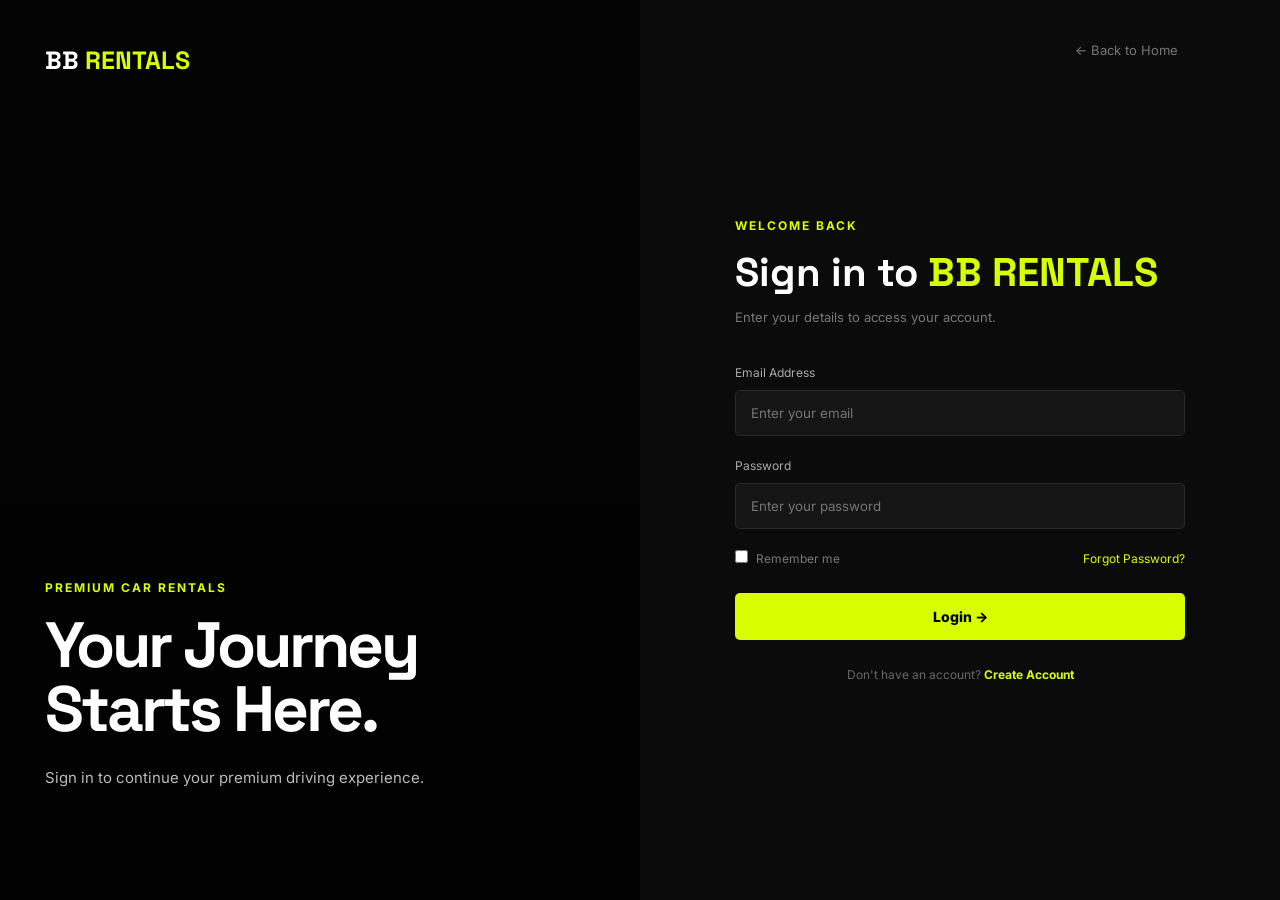
<file: login.html>
<!DOCTYPE html>
<html lang="en">

<head>

    <meta charset="UTF-8">
    <meta name="viewport" content="width=device-width, initial-scale=1.0">

    <title>BB RENTALS - Login</title>

    <link rel="stylesheet" href="style.css">

    <link rel="preconnect" href="https://fonts.googleapis.com">
    <link rel="preconnect" href="https://fonts.gstatic.com" crossorigin>

    <link href="https://fonts.googleapis.com/css2?family=Inter:wght@400;500;600;700;800&family=Space+Grotesk:wght@400;500;600;700&display=swap" rel="stylesheet">

</head>

<body>


<div class="login-page">


    <!-- LEFT SIDE -->

    <div class="login-left">

        <a href="index.html" class="login-logo">
            BB <span>RENTALS</span>
        </a>

        <div class="login-left-content">

            <p class="eyebrow">
                PREMIUM CAR RENTALS
            </p>

            <h1>
                Your Journey
                <br>
                Starts Here.
            </h1>

            <p>
                Sign in to continue your premium
                driving experience.
            </p>

        </div>

    </div>


    <!-- RIGHT SIDE -->

    <div class="login-right">

        <a href="index.html" class="back-home">
            ← Back to Home
        </a>


        <div class="login-form-container">

            <p class="eyebrow">
                WELCOME BACK
            </p>

            <h2>
                Sign in to
                <span>BB RENTALS</span>
            </h2>

            <p class="login-description">
                Enter your details to access your account.
            </p>


            <form action="index.html">

                <div class="form-group">

                    <label for="email">
                        Email Address
                    </label>

                    <input
                        type="email"
                        id="email"
                        placeholder="Enter your email"
                        required
                    >

                </div>


                <div class="form-group">

                    <label for="password">
                        Password
                    </label>

                    <input
                        type="password"
                        id="password"
                        placeholder="Enter your password"
                        required
                    >

                </div>


                <div class="login-options">

                    <label class="remember">

                        <input type="checkbox">

                        Remember me

                    </label>


                    <a href="#">
                        Forgot Password?
                    </a>

                </div>


                <button type="submit" class="login-submit">
                    Login →
                </button>

            </form>


            <p class="create-account">

                Don't have an account?

                <a href="#">
                    Create Account
                </a>

            </p>

        </div>

    </div>

</div>

</body>
</html>
</file>
<file: style.css>
/* =========================
   GLOBAL
========================= */

* {
    margin: 0;
    padding: 0;
    box-sizing: border-box;
}

html {
    scroll-behavior: smooth;
}

body {
    font-family: "Inter", sans-serif;
    background: #080808;
    color: #ffffff;
    line-height: 1.6;
}

a {
    text-decoration: none;
    color: inherit;
}

img {
    width: 100%;
    display: block;
}

button,
input {
    font-family: inherit;
}


/* =========================
   VARIABLES
========================= */

:root {
    --lime: #d7ff00;
    --black: #080808;
    --dark: #101010;
    --card: #151515;
    --gray: #a0a0a0;
    --border: rgba(255,255,255,0.10);
}


/* =========================
   NAVBAR
========================= */

.navbar {
    width: 100%;
    position: absolute;
    top: 0;
    left: 0;
    z-index: 100;
    padding: 25px 5%;
}

.nav-container {
    max-width: 1250px;
    margin: auto;

    display: flex;
    align-items: center;
    justify-content: space-between;
}

.logo {
    font-family: "Space Grotesk", sans-serif;
    font-size: 25px;
    font-weight: 800;
    letter-spacing: -1px;
}

.logo span {
    color: var(--lime);
}

.nav-links {
    display: flex;
    align-items: center;
    gap: 35px;
}

.nav-links a {
    color: #bdbdbd;
    font-size: 14px;
    font-weight: 500;
    transition: 0.3s;
}

.nav-links a:hover,
.nav-links a.active {
    color: #ffffff;
}

.login-btn {
    padding: 11px 22px;
    border: 1px solid rgba(255,255,255,0.25);
    border-radius: 30px;
    font-size: 14px;
    transition: 0.3s;
}

.login-btn:hover {
    background: var(--lime);
    color: #000;
    border-color: var(--lime);
}


/* =========================
   HERO
========================= */

.hero {
    min-height: 760px;
    position: relative;

    display: flex;
    align-items: center;

    background-image: url("https://images.unsplash.com/photo-1492144534655-ae79c964c9d7?auto=format&fit=crop&w=2000&q=85");
    background-size: cover;
    background-position: center;
}

.hero-overlay {
    position: absolute;
    inset: 0;

    background:
        linear-gradient(
            90deg,
            rgba(0,0,0,0.90),
            rgba(0,0,0,0.55),
            rgba(0,0,0,0.20)
        );
}

.hero-content {
    position: relative;
    z-index: 2;

    max-width: 1250px;
    width: 90%;
    margin: auto;

    padding-top: 70px;
}

.eyebrow {
    color: var(--lime);
    font-size: 12px;
    font-weight: 700;
    letter-spacing: 2px;
    margin-bottom: 16px;
}

.hero h1 {
    max-width: 800px;

    font-family: "Space Grotesk", sans-serif;

    font-size: clamp(50px, 7vw, 92px);
    line-height: 0.98;

    letter-spacing: -4px;

    margin-bottom: 25px;
}

.hero h1 span {
    color: var(--lime);
}

.hero-text {
    max-width: 550px;
    color: #c5c5c5;
    font-size: 17px;
    margin-bottom: 35px;
}

.hero-buttons {
    display: flex;
    gap: 15px;
}


/* =========================
   BUTTONS
========================= */

.primary-btn {
    display: inline-flex;
    align-items: center;
    justify-content: center;

    padding: 14px 25px;

    background: var(--lime);
    color: #000;

    border-radius: 5px;

    font-size: 14px;
    font-weight: 700;

    transition: 0.3s;
}

.primary-btn:hover {
    transform: translateY(-3px);
}

.secondary-btn {
    display: inline-flex;
    align-items: center;
    justify-content: center;

    padding: 14px 25px;

    border: 1px solid rgba(255,255,255,0.3);

    border-radius: 5px;

    font-size: 14px;
    font-weight: 600;

    transition: 0.3s;
}

.secondary-btn:hover {
    background: #ffffff;
    color: #000;
}


/* =========================
   BOOKING
========================= */

.booking-section {
    position: relative;
    margin-top: -65px;
    z-index: 10;

    padding: 0 5%;
}

.booking-box {
    max-width: 1100px;
    margin: auto;

    background: #171717;

    border: 1px solid var(--border);

    padding: 25px;

    display: grid;
    grid-template-columns: 1.3fr 1fr 1fr auto;
    gap: 15px;

    border-radius: 8px;
}

.booking-item {
    display: flex;
    flex-direction: column;
    gap: 8px;
}

.booking-item label {
    font-size: 11px;
    color: #888;
    text-transform: uppercase;
    letter-spacing: 1px;
}

.booking-item input {
    background: #222;
    border: 1px solid #333;
    color: #fff;

    padding: 12px;

    border-radius: 4px;
    outline: none;
}

.booking-item input:focus {
    border-color: var(--lime);
}

.booking-btn {
    align-self: end;

    padding: 12px 20px;

    background: var(--lime);
    color: #000;

    border-radius: 4px;

    font-weight: 700;
    font-size: 13px;

    text-align: center;
}


/* =========================
   SECTIONS
========================= */

.cars-section,
.features-section,
.about-story {
    max-width: 1250px;
    margin: auto;
    padding: 100px 5%;
}

.section-heading {
    display: flex;
    justify-content: space-between;
    align-items: end;

    margin-bottom: 45px;
}

.section-heading.center {
    display: block;
    text-align: center;
}

.section-heading h2,
.about-content h2 {
    font-family: "Space Grotesk", sans-serif;

    font-size: clamp(38px, 5vw, 60px);

    line-height: 1;

    letter-spacing: -2px;
}

.section-heading h2 span,
.about-content h2 span {
    color: var(--lime);
}

.view-all {
    color: var(--lime);
    font-size: 13px;
    font-weight: 700;
}


/* =========================
   CAR GRID
========================= */

.car-grid {
    display: grid;

    grid-template-columns: repeat(3, 1fr);

    gap: 25px;
}

.car-card {
    background: var(--card);

    border: 1px solid var(--border);

    border-radius: 8px;

    overflow: hidden;

    transition: 0.3s;
}

.car-card:hover {
    transform: translateY(-7px);
    border-color: rgba(215,255,0,0.3);
}

.car-image {
    height: 230px;
    overflow: hidden;
}

.car-image img {
    height: 100%;
    object-fit: cover;

    transition: 0.5s;
}

.car-card:hover .car-image img {
    transform: scale(1.05);
}

.car-info {
    padding: 23px;
}

.car-category {
    font-size: 10px;
    color: var(--lime);
    font-weight: 700;
    letter-spacing: 1.5px;
}

.car-info h3 {
    font-family: "Space Grotesk", sans-serif;

    font-size: 24px;

    margin: 7px 0 15px;
}

.car-specs {
    display: flex;
    flex-wrap: wrap;
    gap: 12px;

    color: #929292;

    font-size: 11px;

    padding-bottom: 20px;

    border-bottom: 1px solid var(--border);
}

.car-bottom {
    padding-top: 18px;

    display: flex;
    align-items: center;
    justify-content: space-between;
}

.car-bottom strong {
    font-size: 20px;
}

.car-bottom small {
    color: #777;
}

.rent-btn {
    background: #252525;

    padding: 9px 15px;

    border-radius: 4px;

    color: var(--lime);

    font-size: 12px;
    font-weight: 700;

    transition: 0.3s;
}

.rent-btn:hover {
    background: var(--lime);
    color: #000;
}


/* =========================
   FEATURES
========================= */

.features-section {
    max-width: 1250px;
}

.features-grid {
    display: grid;

    grid-template-columns: repeat(4, 1fr);

    gap: 20px;

    margin-top: 50px;
}

.feature-card {
    padding: 30px;

    background: #111;

    border: 1px solid var(--border);

    border-radius: 8px;
}

.feature-icon {
    font-size: 30px;
    margin-bottom: 20px;
}

.feature-card h3 {
    font-family: "Space Grotesk", sans-serif;

    font-size: 20px;

    margin-bottom: 10px;
}

.feature-card p {
    color: #8f8f8f;

    font-size: 13px;
}


/* =========================
   CTA
========================= */

.cta-section {
    margin: 50px 5% 100px;

    min-height: 430px;

    display: flex;
    align-items: center;
    justify-content: center;

    text-align: center;

    border-radius: 10px;

    background:
        linear-gradient(
            rgba(0,0,0,0.72),
            rgba(0,0,0,0.72)
        ),
        url("https://images.unsplash.com/photo-1503736334956-4c8f8e92946d?auto=format&fit=crop&w=1800&q=80");

    background-size: cover;
    background-position: center;
}

.cta-content {
    max-width: 700px;
    padding: 30px;
}

.cta-content h2 {
    font-family: "Space Grotesk", sans-serif;

    font-size: clamp(40px, 5vw, 65px);

    line-height: 1;

    letter-spacing: -2px;

    margin-bottom: 20px;
}

.cta-content h2 span {
    color: var(--lime);
}

.cta-content > p:not(.eyebrow) {
    color: #aaa;
    margin-bottom: 30px;
}


/* =========================
   PAGE HEADER
========================= */

.page-header {
    padding: 180px 5% 100px;

    text-align: center;

    background:
        radial-gradient(
            circle at center,
            #252525,
            #080808 65%
        );
}

.page-header h1 {
    font-family: "Space Grotesk", sans-serif;

    font-size: clamp(45px, 6vw, 75px);

    line-height: 1;

    letter-spacing: -3px;

    margin-bottom: 20px;
}

.page-header h1 span {
    color: var(--lime);
}

.page-header > p:last-child {
    color: #999;
}


/* =========================
   FILTER
========================= */

.filter-section {
    padding: 35px 5% 0;
}

.filters {
    max-width: 1150px;
    margin: auto;

    display: flex;
    justify-content: center;
    gap: 10px;
}

.filter-btn {
    background: #171717;

    color: #aaa;

    border: 1px solid var(--border);

    padding: 10px 20px;

    border-radius: 30px;

    cursor: pointer;
}

.filter-btn.active,
.filter-btn:hover {
    background: var(--lime);
    color: #000;
    border-color: var(--lime);
}

.fleet-section {
    padding-top: 60px;
}


/* =========================
   DETAILS
========================= */

.details-section {
    padding: 170px 5% 100px;
}

.details-container {
    max-width: 1200px;
    margin: auto;

    display: grid;
    grid-template-columns: 1.15fr 0.85fr;

    gap: 60px;

    align-items: center;
}

.details-image {
    height: 500px;

    overflow: hidden;

    border-radius: 8px;
}

.details-image img {
    height: 100%;
    object-fit: cover;
}

.details-content h1 {
    font-family: "Space Grotesk", sans-serif;

    font-size: clamp(45px, 5vw, 70px);

    line-height: 1;

    letter-spacing: -3px;

    margin-bottom: 25px;
}

.details-price {
    margin-bottom: 30px;
}

.details-price strong {
    font-size: 30px;
}

.details-price span {
    color: #777;
}

.details-specs {
    display: grid;
    grid-template-columns: repeat(2, 1fr);

    gap: 15px;

    margin-bottom: 35px;
}

.details-specs div {
    background: #141414;

    padding: 15px;

    border: 1px solid var(--border);

    border-radius: 5px;
}

.details-specs span {
    display: block;

    color: #777;

    font-size: 11px;

    margin-bottom: 4px;
}

.details-specs strong {
    font-size: 14px;
}

.details-content h3 {
    margin-bottom: 15px;
}

.feature-list {
    display: grid;
    grid-template-columns: 1fr 1fr;

    gap: 10px;

    color: #aaa;

    font-size: 13px;

    margin-bottom: 35px;
}

.details-btn {
    width: 100%;
}


/* =========================
   RENTAL INFO
========================= */

.rental-info {
    background: #101010;

    padding: 70px 5%;
}

.rental-container {
    max-width: 1100px;
    margin: auto;

    display: grid;
    grid-template-columns: repeat(3, 1fr);

    gap: 30px;
}

.rental-container h3 {
    margin-bottom: 10px;

    font-family: "Space Grotesk", sans-serif;
}

.rental-container p {
    color: #888;
    font-size: 13px;
}


/* =========================
   ABOUT
========================= */

.page-hero {
    min-height: 650px;

    display: flex;
    align-items: center;
    justify-content: center;

    text-align: center;

    padding: 140px 5% 80px;
}

.about-hero {
    background:
        linear-gradient(
            rgba(0,0,0,0.60),
            rgba(0,0,0,0.85)
        ),
        url("https://images.unsplash.com/photo-1504215680853-026ed2a45def?auto=format&fit=crop&w=1800&q=85");

    background-size: cover;
    background-position: center;
}

.page-hero-content {
    max-width: 900px;
}

.page-hero h1 {
    font-family: "Space Grotesk", sans-serif;

    font-size: clamp(45px, 6vw, 80px);

    line-height: 1;

    letter-spacing: -3px;

    margin-bottom: 25px;
}

.page-hero h1 span {
    color: var(--lime);
}

.hero-description {
    max-width: 650px;
    margin: auto;

    color: #c1c1c1;

    font-size: 16px;
}

.about-story {
    display: grid;
}

.about-container {
    display: grid;

    grid-template-columns: 1fr 1fr;

    gap: 70px;

    align-items: center;
}

.about-image {
    height: 500px;

    overflow: hidden;

    border-radius: 8px;
}

.about-image img {
    height: 100%;
    object-fit: cover;
}

.about-content h2 {
    margin-bottom: 25px;
}

.about-content p:not(.eyebrow) {
    color: #999;

    font-size: 14px;

    margin-bottom: 18px;
}


/* =========================
   STATS
========================= */

.stats-section {
    background: #121212;

    padding: 70px 5%;
}

.stats-container {
    max-width: 1100px;
    margin: auto;

    display: grid;

    grid-template-columns: repeat(4, 1fr);

    gap: 20px;

    text-align: center;
}

.stat-box h3 {
    font-family: "Space Grotesk", sans-serif;

    font-size: 45px;

    color: var(--lime);
}

.stat-box p {
    color: #888;
    font-size: 13px;
}


/* =========================
   FOOTER
========================= */

.footer {
    background: #050505;

    padding: 70px 5% 20px;

    border-top: 1px solid var(--border);
}

.footer-container {
    max-width: 1150px;
    margin: auto;

    display: grid;

    grid-template-columns: 2fr 1fr 1.5fr;

    gap: 60px;

    padding-bottom: 50px;
}

.footer-brand p {
    color: #777;

    font-size: 13px;

    max-width: 260px;

    margin-top: 15px;
}

.footer-links,
.footer-contact {
    display: flex;
    flex-direction: column;

    gap: 10px;
}

.footer h4 {
    font-size: 14px;

    margin-bottom: 8px;
}

.footer-links a,
.footer-contact p {
    color: #777;

    font-size: 13px;
}

.footer-links a:hover {
    color: var(--lime);
}

.footer-bottom {
    max-width: 1150px;

    margin: auto;

    padding-top: 20px;

    border-top: 1px solid var(--border);

    color: #555;

    font-size: 11px;
}


/* =========================
   LOGIN
========================= */

.login-page {
    min-height: 100vh;

    display: grid;

    grid-template-columns: 1fr 1fr;
}

.login-left {
    position: relative;

    min-height: 100vh;

    display: flex;
    flex-direction: column;

    justify-content: space-between;

    padding: 40px 7%;

    background:
        linear-gradient(
            rgba(0,0,0,0.55),
            rgba(0,0,0,0.80)
        ),
        url("https://images.unsplash.com/photo-1542282088-72c9c27ed0cd?auto=format&fit=crop&w=1200&q=85");

    background-size: cover;
    background-position: center;
}

.login-logo {
    font-family: "Space Grotesk", sans-serif;

    font-size: 25px;

    font-weight: 800;
}

.login-logo span {
    color: var(--lime);
}

.login-left-content {
    max-width: 500px;

    padding-bottom: 70px;
}

.login-left-content h1 {
    font-family: "Space Grotesk", sans-serif;

    font-size: clamp(45px, 5vw, 75px);

    line-height: 1;

    letter-spacing: -3px;

    margin-bottom: 25px;
}

.login-left-content > p:last-child {
    color: #bbb;

    font-size: 15px;
}

.login-right {
    background: #0b0b0b;

    min-height: 100vh;

    padding: 40px 8%;

    display: flex;
    flex-direction: column;

    justify-content: center;
}

.back-home {
    position: absolute;

    top: 40px;
    right: 8%;

    color: #777;

    font-size: 13px;
}

.back-home:hover {
    color: #fff;
}

.login-form-container {
    max-width: 450px;
    width: 100%;

    margin: auto;
}

.login-form-container h2 {
    font-family: "Space Grotesk", sans-serif;

    font-size: 40px;

    line-height: 1.1;

    margin-bottom: 12px;
}

.login-form-container h2 span {
    color: var(--lime);
}

.login-description {
    color: #777;

    font-size: 13px;

    margin-bottom: 35px;
}

.form-group {
    margin-bottom: 20px;
}

.form-group label {
    display: block;

    font-size: 12px;

    color: #aaa;

    margin-bottom: 8px;
}

.form-group input {
    width: 100%;

    padding: 14px 15px;

    background: #151515;

    border: 1px solid #292929;

    border-radius: 5px;

    color: #fff;

    outline: none;
}

.form-group input:focus {
    border-color: var(--lime);
}

.login-options {
    display: flex;

    justify-content: space-between;

    align-items: center;

    margin-bottom: 25px;

    font-size: 12px;
}

.remember {
    color: #777;
}

.remember input {
    margin-right: 5px;
}

.login-options a {
    color: var(--lime);
}

.login-submit {
    width: 100%;

    padding: 15px;

    border: none;

    background: var(--lime);

    color: #000;

    border-radius: 5px;

    font-size: 14px;

    font-weight: 800;

    cursor: pointer;

    transition: 0.3s;
}

.login-submit:hover {
    transform: translateY(-2px);
}

.create-account {
    text-align: center;

    color: #666;

    font-size: 12px;

    margin-top: 25px;
}

.create-account a {
    color: var(--lime);

    font-weight: 700;
}


/* =========================
   RESPONSIVE
========================= */

@media (max-width: 900px) {

    .nav-links {
        gap: 15px;
    }

    .booking-box {
        grid-template-columns: 1fr 1fr;
    }

    .car-grid {
        grid-template-columns: repeat(2, 1fr);
    }

    .features-grid {
        grid-template-columns: repeat(2, 1fr);
    }

    .details-container,
    .about-container {
        grid-template-columns: 1fr;
    }

    .details-image,
    .about-image {
        height: 400px;
    }

    .rental-container {
        grid-template-columns: 1fr;
    }

    .login-page {
        grid-template-columns: 1fr;
    }

    .login-left {
        display: none;
    }

    .login-right {
        min-height: 100vh;
    }

}


@media (max-width: 650px) {

    .navbar {
        padding: 20px 5%;
    }

    .nav-links {
        display: none;
    }

    .login-btn {
        padding: 9px 16px;
    }

    .hero {
        min-height: 700px;
    }

    .hero h1 {
        font-size: 52px;
        letter-spacing: -2px;
    }

    .hero-buttons {
        flex-direction: column;
        align-items: flex-start;
    }

    .booking-box {
        grid-template-columns: 1fr;
    }

    .car-grid {
        grid-template-columns: 1fr;
    }

    .features-grid {
        grid-template-columns: 1fr;
    }

    .section-heading {
        display: block;
    }

    .view-all {
        display: inline-block;
        margin-top: 20px;
    }

    .stats-container {
        grid-template-columns: repeat(2, 1fr);
    }

    .footer-container {
        grid-template-columns: 1fr;
        gap: 35px;
    }

    .page-hero h1 {
        font-size: 48px;
    }

    .details-section {
        padding-top: 130px;
    }

    .details-image {
        height: 300px;
    }

    .feature-list {
        grid-template-columns: 1fr;
    }

    .cta-section {
        margin-left: 3%;
        margin-right: 3%;
    }

}
/* =========================================
   THREE CAR IMAGES
========================================= */

.car-thumbnails {
    display: grid;
    grid-template-columns: 1fr 1fr;
    gap: 5px;

    padding: 5px;

    background: #0c0c0c;
}

.car-thumbnails img {
    width: 100%;
    height: 85px;

    object-fit: cover;

    border-radius: 3px;

    opacity: 0.8;

    transition: 0.3s;
}

.car-thumbnails img:hover {
    opacity: 1;
}


/* Make the main car image slightly shorter
   so all three pictures fit nicely */

.car-card .car-image {
    height: 230px;
}

.car-card .car-image img {
    width: 100%;
    height: 100%;
    object-fit: cover;
}


/* Better card spacing */

.car-card {
    overflow: hidden;
}

.car-info {
    padding: 22px;
}


/* Mobile */

@media (max-width: 650px) {

    .car-thumbnails img {
        height: 75px;
    }

}
/* =========================================
   RENTAL LOCATION
========================================= */

.location-section {
    padding: 20px 6% 40px;
}

.location-box {
    max-width: 1200px;
    margin: auto;

    display: flex;
    align-items: center;
    gap: 20px;

    padding: 25px 30px;

    background: #111;
    border: 1px solid #292929;
    border-radius: 15px;

    box-shadow: 0 10px 30px rgba(0, 0, 0, 0.2);
}

.location-icon {
    width: 55px;
    height: 55px;

    display: flex;
    align-items: center;
    justify-content: center;

    background: #e8b44d;
    color: #111;

    border-radius: 50%;

    font-size: 25px;
}

.location-label {
    margin: 0 0 5px;

    font-size: 12px;
    font-weight: 700;

    letter-spacing: 2px;

    color: #e8b44d;
}

.location-box h2 {
    margin: 0 0 6px;

    font-size: 24px;
}

.location-box p:last-child {
    margin: 0;

    color: #999;
}


/* MOBILE */

@media (max-width: 600px) {

    .location-section {
        padding: 15px 5% 30px;
    }

    .location-box {
        padding: 20px;

        align-items: flex-start;
    }

    .location-box h2 {
        font-size: 19px;
    }

    .location-icon {
        min-width: 48px;
        width: 48px;
        height: 48px;
    }

}
/* =========================================
   CAR DETAILS PAGE
========================================= */

.details-page {
    padding: 90px 6%;
    min-height: 70vh;
}

/* Hide every car by default */
.car-details {
    display: none;
}

/* Show only the car selected by the URL */
.car-details:target {
    display: grid;
}


/* If details.html is opened without a car,
   show Mahindra Thar */
.details-page:not(:has(.car-details:target)) .car-details:first-child {
    display: grid;
}


.car-details {
    max-width: 1200px;
    margin: 0 auto;

    grid-template-columns: 1.1fr 1fr;

    gap: 55px;

    align-items: center;
}


/* =========================================
   DETAILS IMAGES
========================================= */

.details-images {
    display: grid;

    grid-template-columns: 1fr 1fr;

    gap: 15px;
}

.details-images img {
    width: 100%;
    height: 390px;

    object-fit: cover;

    border-radius: 15px;

    border: 1px solid #292929;

    background: #111;
}


/* =========================================
   DETAILS INFORMATION
========================================= */

.details-info {
    padding: 10px;
}

.details-info h1 {
    font-size: clamp(35px, 5vw, 60px);

    margin: 8px 0 15px;

    line-height: 1.05;
}

.details-location {
    color: #e8b44d;

    font-size: 14px;

    margin-bottom: 20px;
}

.details-description {
    color: #999;

    line-height: 1.8;

    font-size: 15px;

    max-width: 550px;
}


/* =========================================
   PRICE
========================================= */

.details-price {
    margin: 28px 0;

    font-size: 32px;

    font-weight: 800;
}

.details-price span {
    font-size: 14px;

    font-weight: 400;

    color: #888;
}


/* =========================================
   SPECIFICATIONS
========================================= */

.details-spec-grid {
    display: grid;

    grid-template-columns: repeat(2, 1fr);

    gap: 12px;

    margin-bottom: 28px;
}

.details-spec-grid div {
    background: #111;

    border: 1px solid #292929;

    border-radius: 10px;

    padding: 17px;
}

.details-spec-grid strong {
    display: block;

    color: #fff;

    font-size: 15px;

    margin-bottom: 5px;
}

.details-spec-grid span {
    color: #777;

    font-size: 12px;
}


/* =========================================
   RENT BUTTON
========================================= */

.details-btn {
    display: inline-block;

    background: #e8b44d;

    color: #111;

    text-decoration: none;

    padding: 15px 28px;

    border-radius: 8px;

    font-weight: 800;

    transition: 0.3s;
}

.details-btn:hover {
    background: #fff;

    transform: translateY(-2px);
}


/* =========================================
   CAR TITLE LINK
========================================= */

.car-title {
    text-decoration: none;

    color: inherit;
}

.car-title h3 {
    transition: 0.3s;
}

.car-title:hover h3 {
    color: #e8b44d;
}


/* =========================================
   IMAGE LINK
========================================= */

.car-image-link {
    display: block;

    text-decoration: none;
}


/* =========================================
   MOBILE
========================================= */

@media (max-width: 850px) {

    .details-page {
        padding: 60px 5%;
    }

    .car-details {
        grid-template-columns: 1fr;

        gap: 30px;
    }

    .details-images img {
        height: 300px;
    }

}


@media (max-width: 550px) {

    .details-images {
        grid-template-columns: 1fr;
    }

    .details-images img {
        height: 250px;
    }

    .details-spec-grid {
        grid-template-columns: 1fr 1fr;
    }

    .details-info h1 {
        font-size: 38px;
    }

}
</file>
